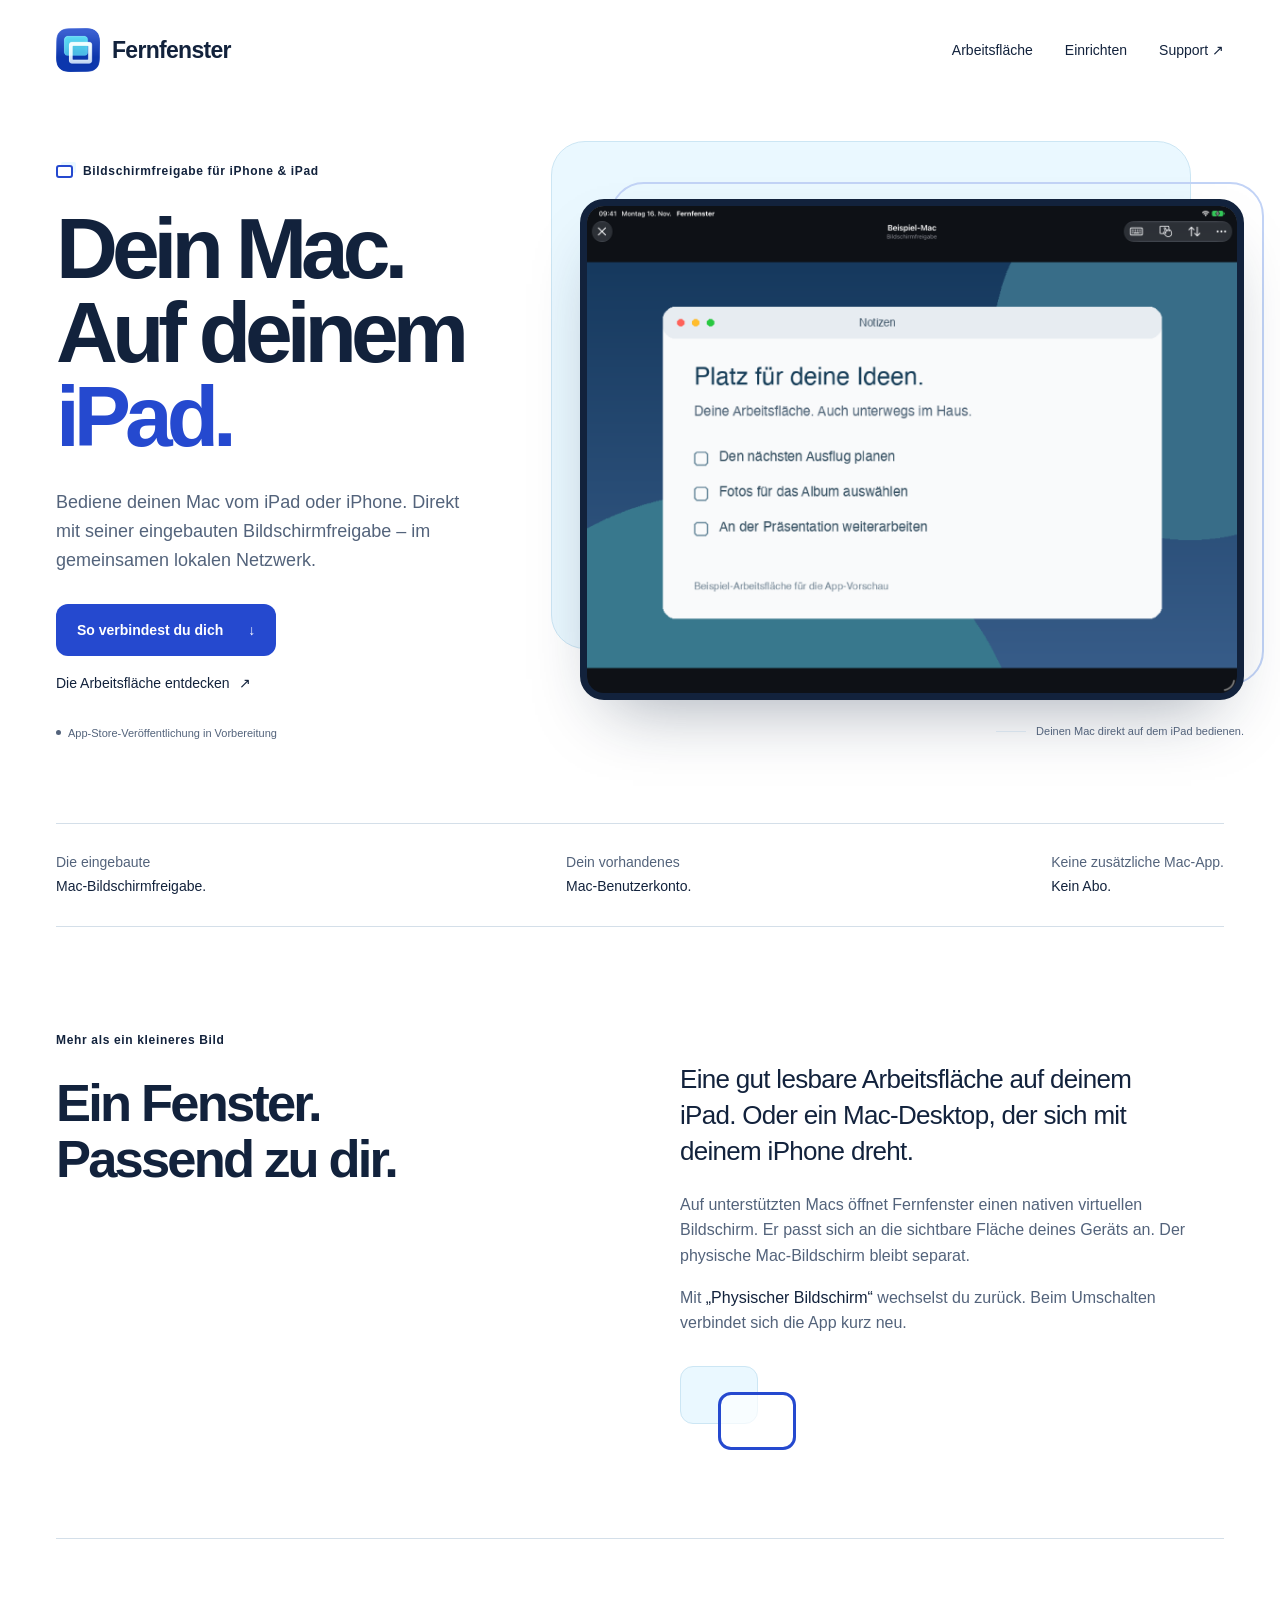
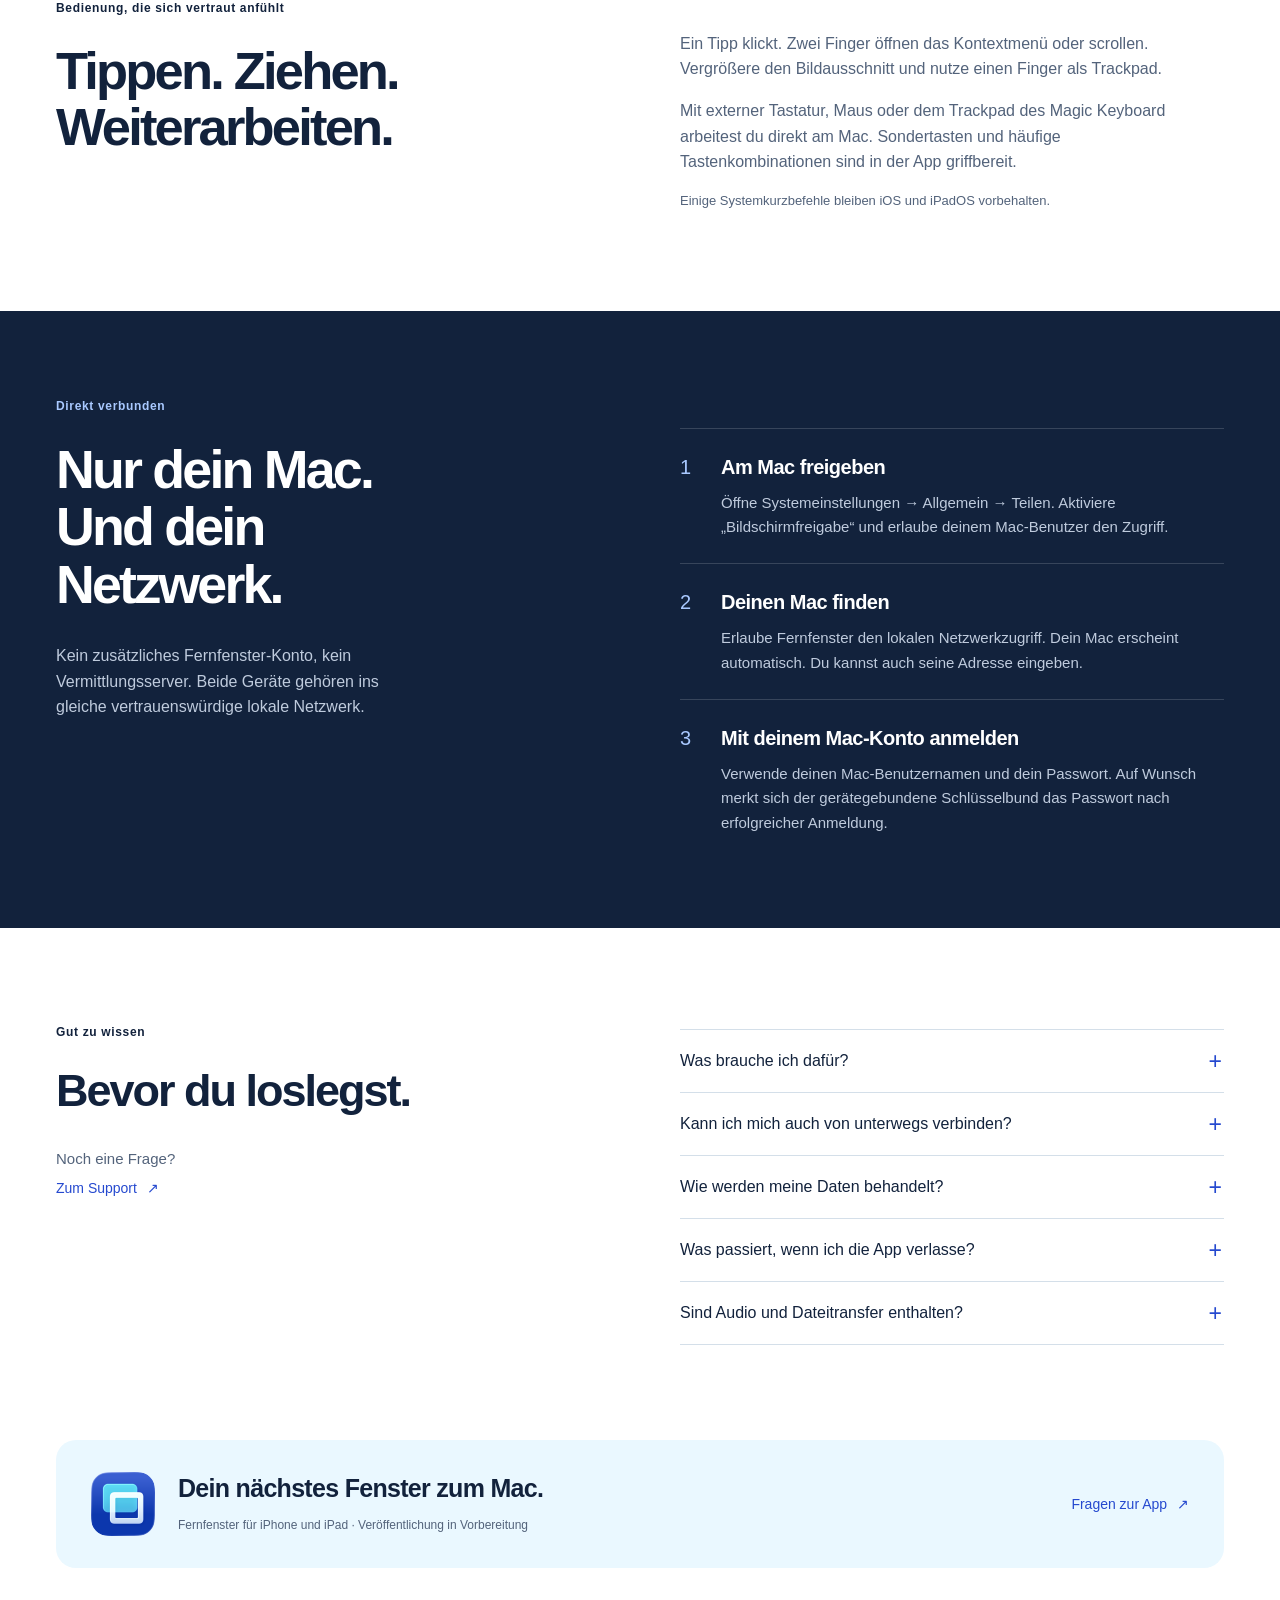
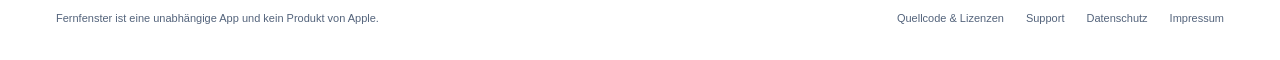
<file: index.html>
<!doctype html>
<html lang="de">
<head>
  <meta charset="utf-8">
  <meta name="viewport" content="width=device-width,initial-scale=1">
  <meta name="robots" content="noindex,nofollow">
  <meta name="description" content="Deinen Mac auf iPad und iPhone bedienen. Fernfenster verbindet sich direkt mit der eingebauten Bildschirmfreigabe – im gemeinsamen lokalen Netzwerk.">
  <title>Fernfenster – Bildschirmfreigabe auf iPad und iPhone</title>
  <link rel="icon" href="assets/portal.png" type="image/png">
  <link rel="stylesheet" href="styles.css">
  <link rel="canonical" href="https://nature0ne.github.io/macfenster-website/">
  <meta property="og:type" content="website">
  <meta property="og:url" content="https://nature0ne.github.io/macfenster-website/">
  <meta property="og:title" content="Fernfenster – Dein Mac auf iPad und iPhone.">
  <meta property="og:description" content="Einfache Bildschirmfreigabe für deinen Mac. Direkt im selben Netzwerk mit Touch, Trackpad und Tastatur bedienen.">
  <meta property="og:image" content="https://nature0ne.github.io/macfenster-website/assets/share-screen-sharing.png">
  <meta name="twitter:card" content="summary_large_image">
</head>
<body>
  <a class="skip" href="#inhalt">Zum Inhalt</a>
  <header class="site-header wrap">
    <a class="brand" href="#" aria-label="Fernfenster Startseite"><img src="assets/portal.png" width="44" height="44" alt=""><span>Fernfenster</span></a>
    <nav aria-label="Hauptnavigation"><a href="#arbeitsflaeche">Arbeitsfläche</a><a href="#einrichten">Einrichten</a><a href="https://nature0ne.github.io/macfenster-website/support.html">Support <span aria-hidden="true">↗</span></a></nav>
  </header>

  <main id="inhalt">
    <section class="hero hero-showcase wrap" aria-labelledby="hero-title">
      <div class="hero-copy">
        <p class="eyebrow"><span class="small-window" aria-hidden="true"></span>Bildschirmfreigabe für iPhone &amp; iPad</p>
        <h1 id="hero-title">Dein Mac.<br>Auf deinem<br> <span>iPad.</span></h1>
        <p class="lead">Bediene deinen Mac vom iPad oder iPhone. Direkt mit seiner eingebauten Bildschirmfreigabe – im gemeinsamen lokalen Netzwerk.</p>
        <div class="hero-actions"><a class="button" href="#einrichten">So verbindest du dich <span aria-hidden="true">↓</span></a><a class="text-link" href="#arbeitsflaeche">Die Arbeitsfläche entdecken <span aria-hidden="true">↗</span></a></div>
        <p class="availability"><span aria-hidden="true"></span>App-Store-Veröffentlichung in Vorbereitung</p>
      </div>
      <figure class="hero-visual">
        <div class="window-outline outline-back" aria-hidden="true"></div><div class="window-outline outline-front" aria-hidden="true"></div>
        <div class="app-window"><img src="assets/ipad-screen-sharing.png" width="2752" height="2064" alt="Fernfenster auf dem iPad mit einer neutralen Beispiel-Arbeitsfläche über Bildschirmfreigabe." fetchpriority="high"></div>
        <figcaption><span class="caption-line" aria-hidden="true"></span>Deinen Mac direkt auf dem iPad bedienen.</figcaption>
      </figure>
    </section>

    <div class="principles wrap" aria-label="Direkte Verbindung ohne zusätzlichen Dienst"><p>Die eingebaute<br><strong>Mac-Bildschirmfreigabe.</strong></p><p>Dein vorhandenes<br><strong>Mac-Benutzerkonto.</strong></p><p>Keine zusätzliche Mac-App.<br><strong>Kein Abo.</strong></p></div>

    <section class="workspace wrap" id="arbeitsflaeche" aria-labelledby="workspace-title">
      <div><p class="eyebrow">Mehr als ein kleineres Bild</p><h2 id="workspace-title">Ein Fenster.<br>Passend zu dir.</h2></div>
      <div class="workspace-copy"><p class="large-copy">Eine gut lesbare Arbeitsfläche auf deinem iPad. Oder ein Mac-Desktop, der sich mit deinem iPhone dreht.</p><p>Auf unterstützten Macs öffnet Fernfenster einen nativen virtuellen Bildschirm. Er passt sich an die sichtbare Fläche deines Geräts an. Der physische Mac-Bildschirm bleibt separat.</p><p>Mit <strong>„Physischer Bildschirm“</strong> wechselst du zurück. Beim Umschalten verbindet sich die App kurz neu.</p><div class="window-pair" aria-hidden="true"><span></span><span></span></div></div>
    </section>

    <section class="input-section wrap" aria-labelledby="input-title">
      <div class="input-title"><p class="eyebrow">Bedienung, die sich vertraut anfühlt</p><h2 id="input-title">Tippen. Ziehen.<br>Weiterarbeiten.</h2></div>
      <div class="input-copy"><p>Ein Tipp klickt. Zwei Finger öffnen das Kontextmenü oder scrollen. Vergrößere den Bildausschnitt und nutze einen Finger als Trackpad.</p><p>Mit externer Tastatur, Maus oder dem Trackpad des Magic Keyboard arbeitest du direkt am Mac. Sondertasten und häufige Tastenkombinationen sind in der App griffbereit.</p><p class="muted">Einige Systemkurzbefehle bleiben iOS und iPadOS vorbehalten.</p></div>
    </section>

    <section class="setup" id="einrichten" aria-labelledby="setup-title">
      <div class="wrap setup-grid"><div class="setup-intro"><p class="eyebrow">Direkt verbunden</p><h2 id="setup-title">Nur dein Mac.<br>Und dein<br>Netzwerk.</h2><p>Kein zusätzliches Fernfenster-Konto, kein Vermittlungsserver. Beide Geräte gehören ins gleiche vertrauenswürdige lokale Netzwerk.</p></div>
      <ol class="setup-steps"><li><span class="step-number" aria-hidden="true">1</span><div><h3>Am Mac freigeben</h3><p>Öffne Systemeinstellungen → Allgemein → Teilen. Aktiviere „Bildschirmfreigabe“ und erlaube deinem Mac-Benutzer den Zugriff.</p></div></li><li><span class="step-number" aria-hidden="true">2</span><div><h3>Deinen Mac finden</h3><p>Erlaube Fernfenster den lokalen Netzwerkzugriff. Dein Mac erscheint automatisch. Du kannst auch seine Adresse eingeben.</p></div></li><li><span class="step-number" aria-hidden="true">3</span><div><h3>Mit deinem Mac-Konto anmelden</h3><p>Verwende deinen Mac-Benutzernamen und dein Passwort. Auf Wunsch merkt sich der gerätegebundene Schlüsselbund das Passwort nach erfolgreicher Anmeldung.</p></div></li></ol></div>
    </section>

    <section class="questions wrap" aria-labelledby="questions-title"><div><p class="eyebrow">Gut zu wissen</p><h2 id="questions-title">Bevor du loslegst.</h2><p class="questions-intro">Noch eine Frage?<br><a class="text-link" href="https://nature0ne.github.io/macfenster-website/support.html">Zum Support <span aria-hidden="true">↗</span></a></p></div><div class="answers">
      <details><summary>Was brauche ich dafür?</summary><p>Ein iPhone oder iPad mit iOS beziehungsweise iPadOS 18 oder neuer und einen Mac mit aktivierter Bildschirmfreigabe. Beide Geräte müssen im selben lokalen Netzwerk sein. Videoübertragung und virtuelle Bildschirme erfordern Unterstützung durch den Mac. Die App-Oberfläche ist auf Deutsch.</p></details>
      <details><summary>Kann ich mich auch von unterwegs verbinden?</summary><p>Fernfenster ist für das gemeinsame lokale Netzwerk gedacht. Ein Internetzugriff oder eine Verbindung zwischen verschiedenen Netzwerken wird nicht eingerichtet.</p></details>
      <details><summary>Wie werden meine Daten behandelt?</summary><p>Die Verbindung geht direkt zu deinem Mac. Fernfenster zeichnet deinen Bildschirm nicht auf. Passwortspeicherung ist freiwillig und an dein Gerät gebunden. Der klassische ARD/RFB-Rückfall verschlüsselt nicht den gesamten Datenstrom – verwende deshalb ein vertrauenswürdiges Netzwerk.</p></details>
      <details><summary>Was passiert, wenn ich die App verlasse?</summary><p>Im Hintergrund endet die Sitzung. Du kannst dich anschließend erneut verbinden.</p></details>
      <details><summary>Sind Audio und Dateitransfer enthalten?</summary><p>Auf unterstützten Macs kannst du Mac-Ton wiedergeben und Dateien bewusst senden oder empfangen. Die automatische Zwischenablage ist zunächst ausgeschaltet und wird in den Einstellungen aktiviert. Audio benötigt den unterstützten Videostream und ist bei voller Bildqualität nicht verfügbar.</p></details>
    </div></section>

    <section class="closing wrap"><img src="assets/portal.png" alt="" width="64" height="64"><div><p>Dein nächstes Fenster zum Mac.</p><span>Fernfenster für iPhone und iPad · Veröffentlichung in Vorbereitung</span></div><a class="text-link" href="https://nature0ne.github.io/macfenster-website/support.html">Fragen zur App <span aria-hidden="true">↗</span></a></section>
  </main>
  <footer class="site-footer wrap"><p>Fernfenster ist eine unabhängige App und kein Produkt von Apple.</p><nav aria-label="Rechtliches"><a href="source.html">Quellcode &amp; Lizenzen</a><a href="https://nature0ne.github.io/macfenster-website/support.html">Support</a><a href="https://nature0ne.github.io/macfenster-website/privacy.html">Datenschutz</a><a href="https://nature0ne.github.io/macfenster-website/impressum.html">Impressum</a></nav></footer>
</body>
</html>
</file>
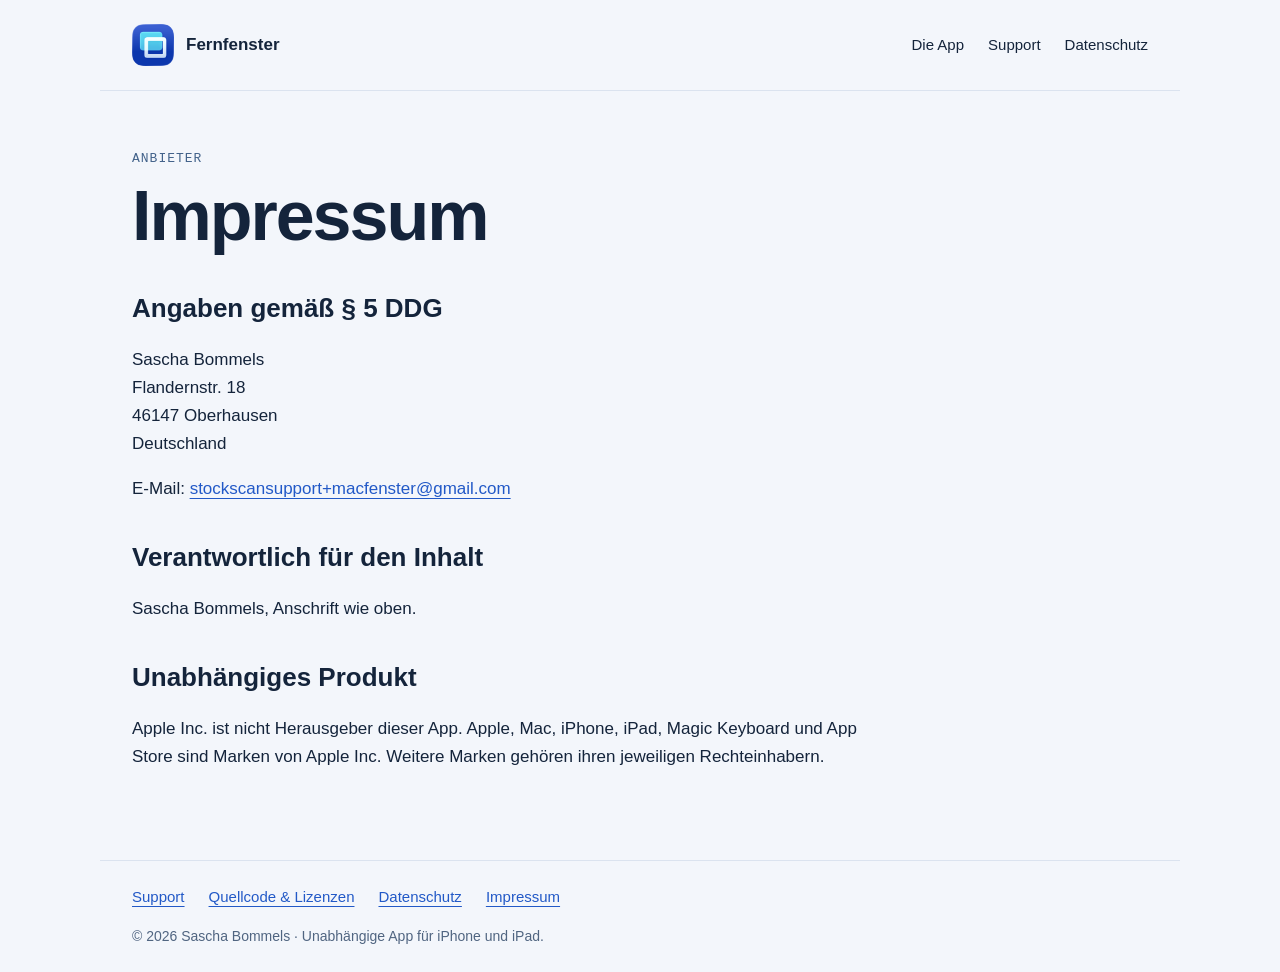
<file: impressum.html>
<!doctype html><html lang="de"><head><meta charset="utf-8"><meta name="viewport" content="width=device-width,initial-scale=1"><title>Impressum – Fernfenster</title><meta name="description" content="Fernfenster: Bildschirmfreigabe für deinen Mac auf iPad und iPhone. Hilfe, Kontakt und Datenschutz."><link rel="icon" href="assets/icon.png"><link rel="stylesheet" href="style.css"></head><body><header><a class="brand" href="index.html"><img src="assets/icon.png" alt="" width="42" height="42">Fernfenster</a><nav aria-label="Hauptnavigation"><a href="index.html">Die App</a><a href="support.html">Support</a><a href="privacy.html">Datenschutz</a></nav></header><main><div class="eyebrow">Anbieter</div><h1>Impressum</h1><h2>Angaben gemäß § 5 DDG</h2><address>Sascha Bommels<br>Flandernstr. 18<br>46147 Oberhausen<br>Deutschland</address><p>E-Mail: <a href="mailto:stockscansupport+macfenster@gmail.com">stockscansupport+macfenster@gmail.com</a></p><h2>Verantwortlich für den Inhalt</h2><p>Sascha Bommels, Anschrift wie oben.</p><h2>Unabhängiges Produkt</h2><p>Apple Inc. ist nicht Herausgeber dieser App. Apple, Mac, iPhone, iPad, Magic Keyboard und App Store sind Marken von Apple Inc. Weitere Marken gehören ihren jeweiligen Rechteinhabern.</p></main><footer><nav aria-label="Rechtliches"><a href="support.html">Support</a><a href="source.html">Quellcode &amp; Lizenzen</a><a href="privacy.html">Datenschutz</a><a href="impressum.html">Impressum</a></nav>© 2026 Sascha Bommels · Unabhängige App für iPhone und iPad.</footer></body></html>
</file>
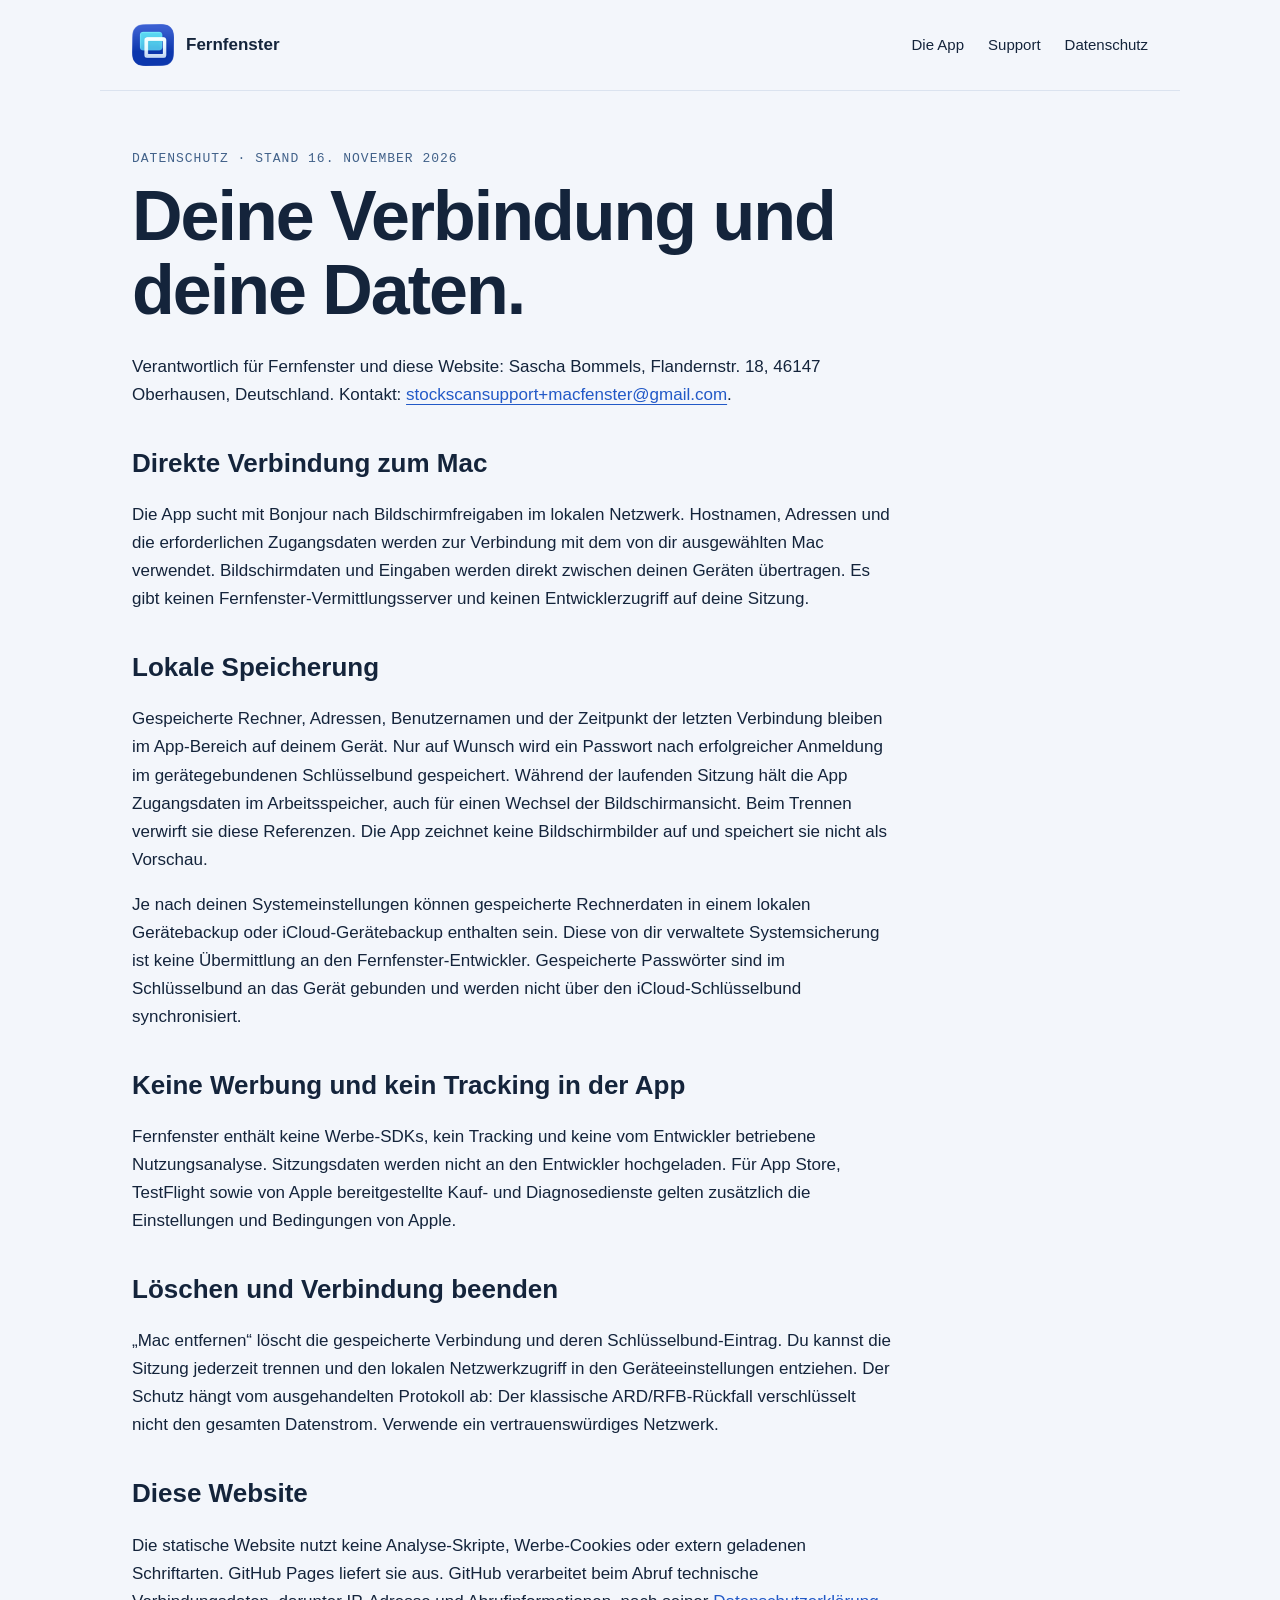
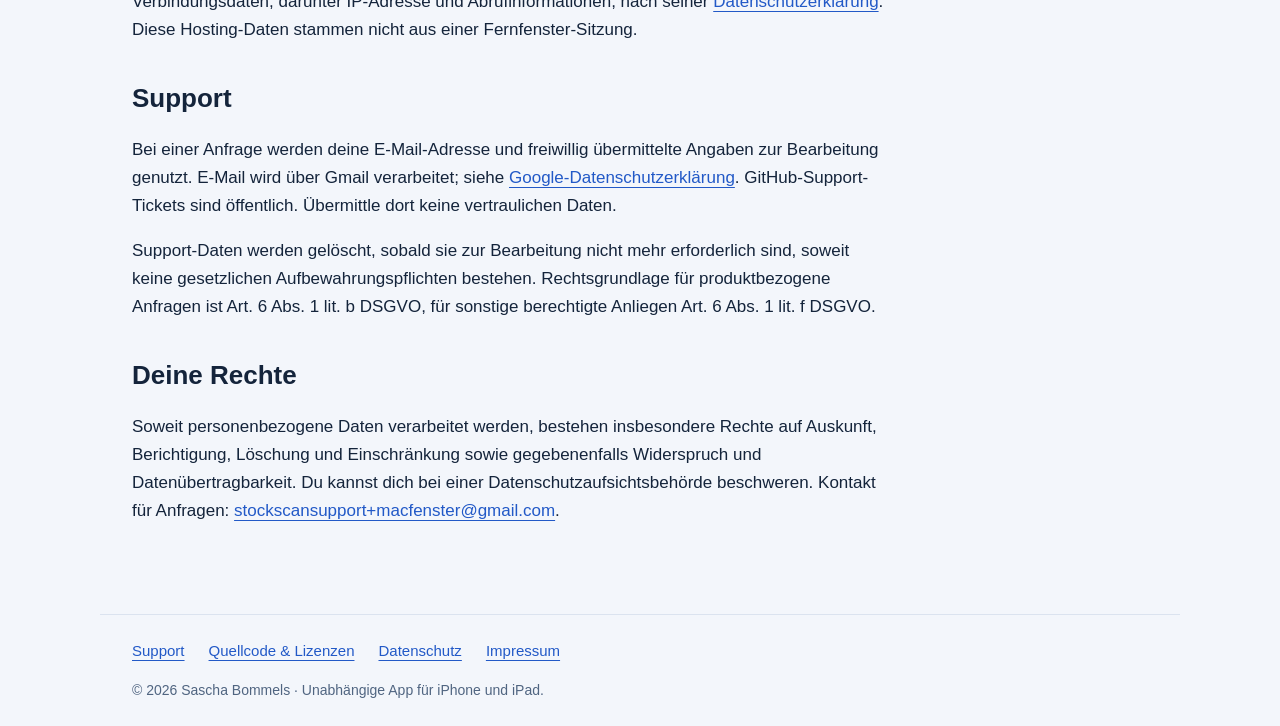
<file: privacy.html>
<!doctype html><html lang="de"><head><meta charset="utf-8"><meta name="viewport" content="width=device-width,initial-scale=1"><title>Datenschutzerklärung – Fernfenster</title><meta name="description" content="Fernfenster: Bildschirmfreigabe für deinen Mac auf iPad und iPhone. Hilfe, Kontakt und Datenschutz."><link rel="icon" href="assets/icon.png"><link rel="stylesheet" href="style.css"></head><body><header><a class="brand" href="index.html"><img src="assets/icon.png" alt="" width="42" height="42">Fernfenster</a><nav aria-label="Hauptnavigation"><a href="index.html">Die App</a><a href="support.html">Support</a><a href="privacy.html">Datenschutz</a></nav></header><main><div class="eyebrow">Datenschutz · Stand 16. November 2026</div><h1>Deine Verbindung und deine Daten.</h1><p>Verantwortlich für Fernfenster und diese Website: Sascha Bommels, Flandernstr. 18, 46147 Oberhausen, Deutschland. Kontakt: <a href="mailto:stockscansupport+macfenster@gmail.com">stockscansupport+macfenster@gmail.com</a>.</p><h2>Direkte Verbindung zum Mac</h2><p>Die App sucht mit Bonjour nach Bildschirmfreigaben im lokalen Netzwerk. Hostnamen, Adressen und die erforderlichen Zugangsdaten werden zur Verbindung mit dem von dir ausgewählten Mac verwendet. Bildschirmdaten und Eingaben werden direkt zwischen deinen Geräten übertragen. Es gibt keinen Fernfenster-Vermittlungsserver und keinen Entwicklerzugriff auf deine Sitzung.</p><h2>Lokale Speicherung</h2><p>Gespeicherte Rechner, Adressen, Benutzernamen und der Zeitpunkt der letzten Verbindung bleiben im App-Bereich auf deinem Gerät. Nur auf Wunsch wird ein Passwort nach erfolgreicher Anmeldung im gerätegebundenen Schlüsselbund gespeichert. Während der laufenden Sitzung hält die App Zugangsdaten im Arbeitsspeicher, auch für einen Wechsel der Bildschirmansicht. Beim Trennen verwirft sie diese Referenzen. Die App zeichnet keine Bildschirmbilder auf und speichert sie nicht als Vorschau.</p><p>Je nach deinen Systemeinstellungen können gespeicherte Rechnerdaten in einem lokalen Gerätebackup oder iCloud-Gerätebackup enthalten sein. Diese von dir verwaltete Systemsicherung ist keine Übermittlung an den Fernfenster-Entwickler. Gespeicherte Passwörter sind im Schlüsselbund an das Gerät gebunden und werden nicht über den iCloud-Schlüsselbund synchronisiert.</p><h2>Keine Werbung und kein Tracking in der App</h2><p>Fernfenster enthält keine Werbe-SDKs, kein Tracking und keine vom Entwickler betriebene Nutzungsanalyse. Sitzungsdaten werden nicht an den Entwickler hochgeladen. Für App Store, TestFlight sowie von Apple bereitgestellte Kauf- und Diagnosedienste gelten zusätzlich die Einstellungen und Bedingungen von Apple.</p><h2>Löschen und Verbindung beenden</h2><p>„Mac entfernen“ löscht die gespeicherte Verbindung und deren Schlüsselbund-Eintrag. Du kannst die Sitzung jederzeit trennen und den lokalen Netzwerkzugriff in den Geräteeinstellungen entziehen. Der Schutz hängt vom ausgehandelten Protokoll ab: Der klassische ARD/RFB-Rückfall verschlüsselt nicht den gesamten Datenstrom. Verwende ein vertrauenswürdiges Netzwerk.</p><h2>Diese Website</h2><p>Die statische Website nutzt keine Analyse-Skripte, Werbe-Cookies oder extern geladenen Schriftarten. GitHub Pages liefert sie aus. GitHub verarbeitet beim Abruf technische Verbindungsdaten, darunter IP-Adresse und Abrufinformationen, nach seiner <a href="https://docs.github.com/en/site-policy/privacy-policies/github-general-privacy-statement">Datenschutzerklärung</a>. Diese Hosting-Daten stammen nicht aus einer Fernfenster-Sitzung.</p><h2>Support</h2><p>Bei einer Anfrage werden deine E-Mail-Adresse und freiwillig übermittelte Angaben zur Bearbeitung genutzt. E-Mail wird über Gmail verarbeitet; siehe <a href="https://policies.google.com/privacy">Google-Datenschutzerklärung</a>. GitHub-Support-Tickets sind öffentlich. Übermittle dort keine vertraulichen Daten.</p><p>Support-Daten werden gelöscht, sobald sie zur Bearbeitung nicht mehr erforderlich sind, soweit keine gesetzlichen Aufbewahrungspflichten bestehen. Rechtsgrundlage für produktbezogene Anfragen ist Art. 6 Abs. 1 lit. b DSGVO, für sonstige berechtigte Anliegen Art. 6 Abs. 1 lit. f DSGVO.</p><h2>Deine Rechte</h2><p>Soweit personenbezogene Daten verarbeitet werden, bestehen insbesondere Rechte auf Auskunft, Berichtigung, Löschung und Einschränkung sowie gegebenenfalls Widerspruch und Datenübertragbarkeit. Du kannst dich bei einer Datenschutzaufsichtsbehörde beschweren. Kontakt für Anfragen: <a href="mailto:stockscansupport+macfenster@gmail.com">stockscansupport+macfenster@gmail.com</a>.</p></main><footer><nav aria-label="Rechtliches"><a href="support.html">Support</a><a href="source.html">Quellcode &amp; Lizenzen</a><a href="privacy.html">Datenschutz</a><a href="impressum.html">Impressum</a></nav>© 2026 Sascha Bommels · Unabhängige App für iPhone und iPad.</footer></body></html>
</file>
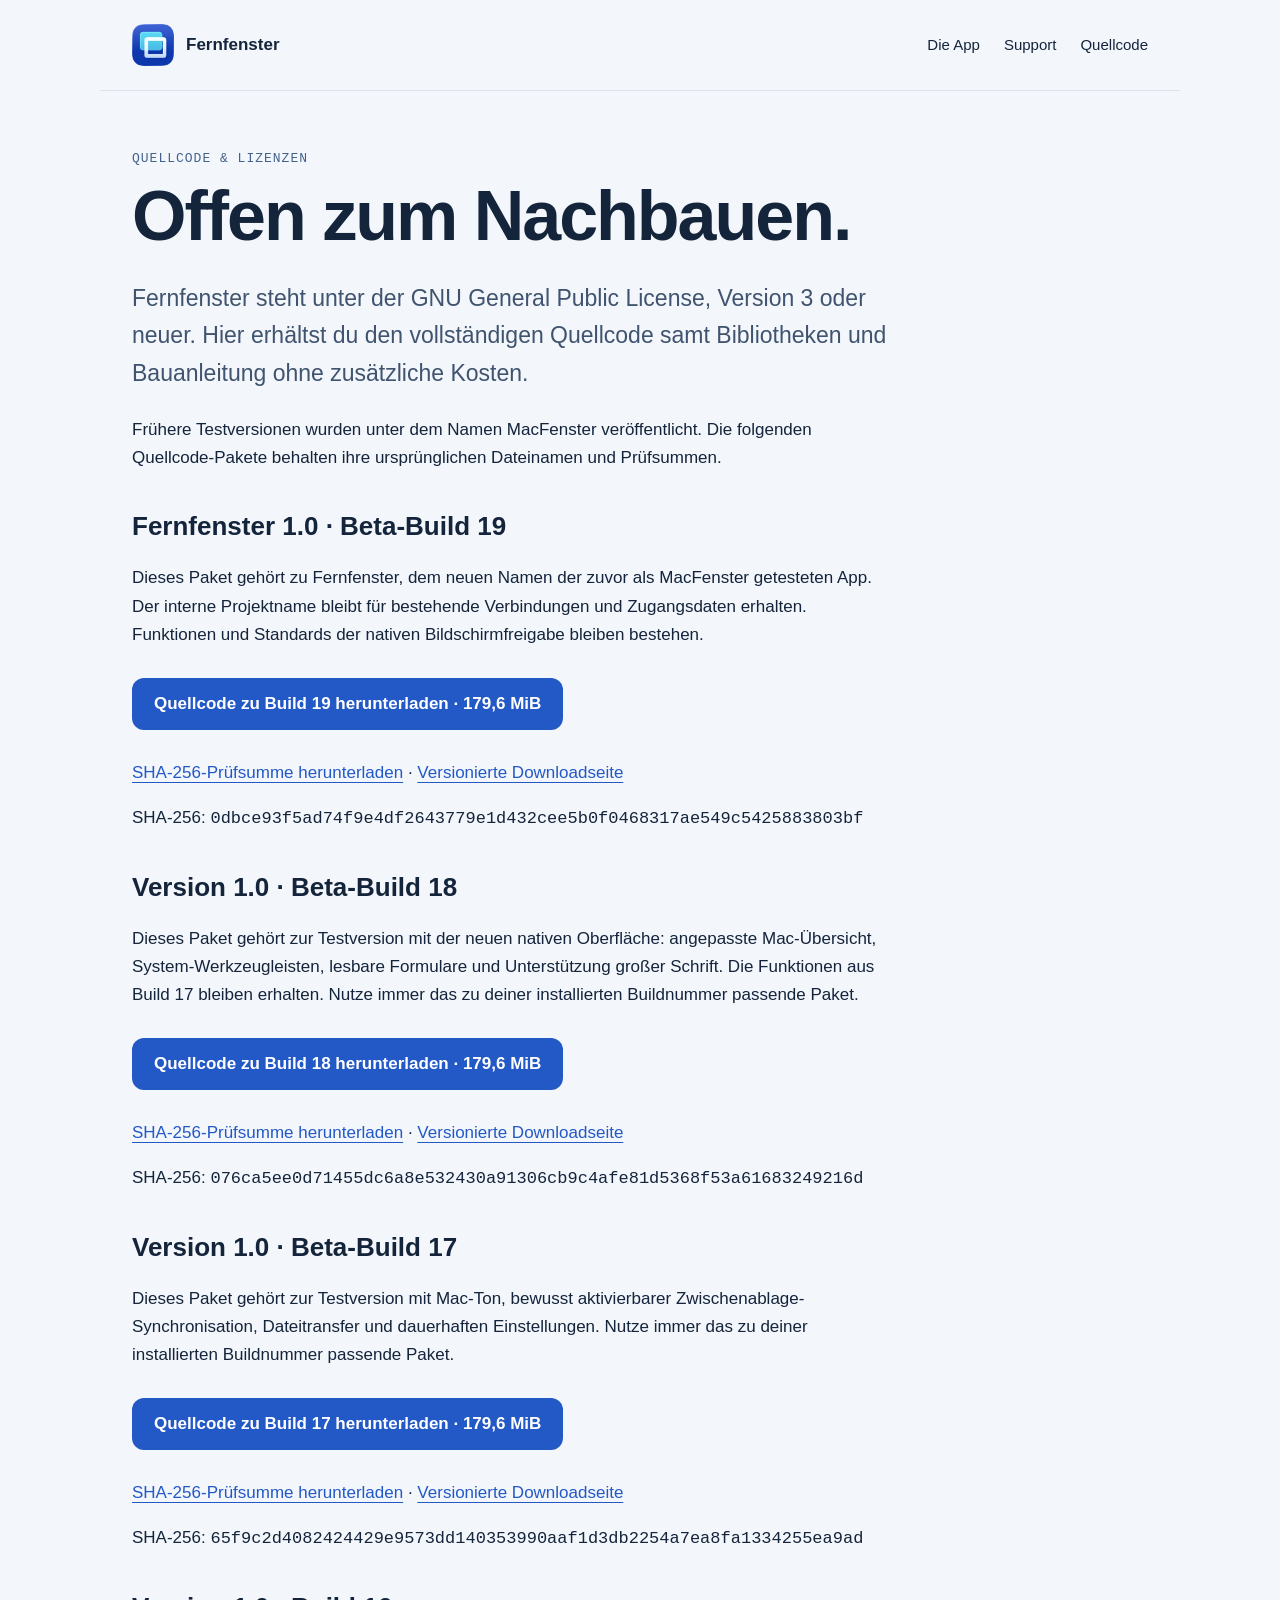
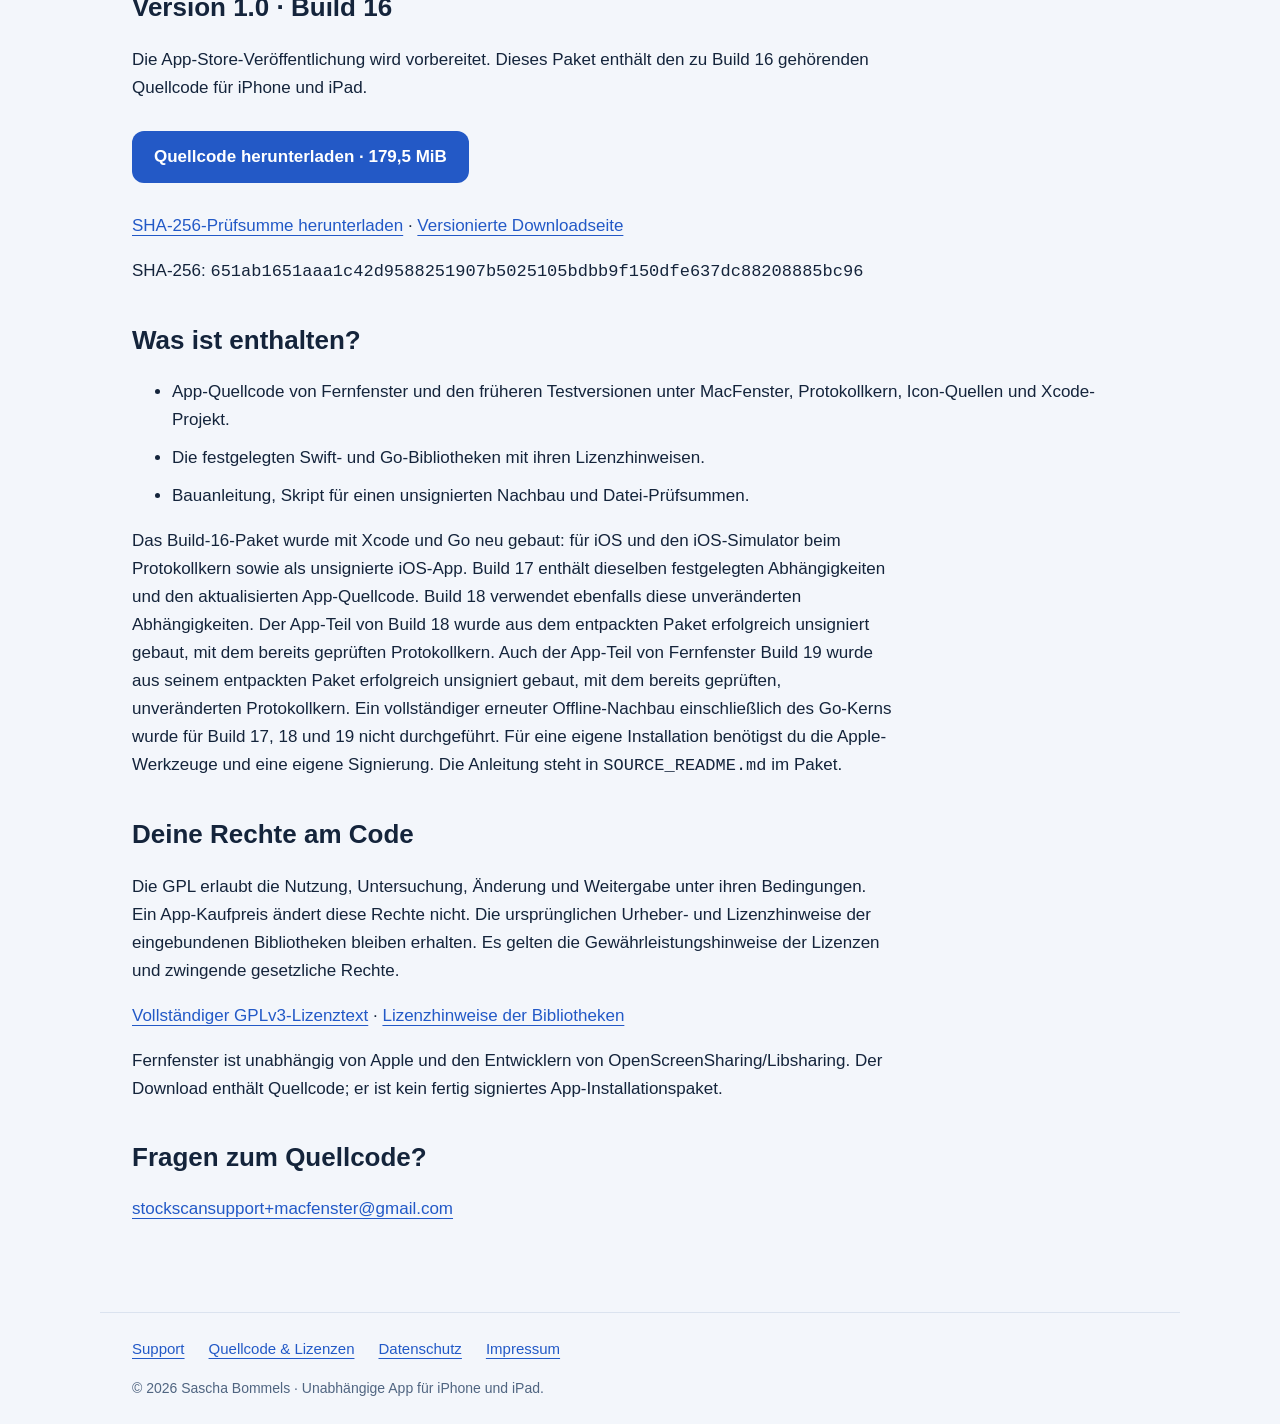
<file: source.html>
<!doctype html>
<html lang="de"><head><meta charset="utf-8"><meta name="viewport" content="width=device-width,initial-scale=1"><title>Quellcode &amp; Lizenzen – Fernfenster</title><meta name="description" content="Vollständiger Fernfenster-Quellcode unter GPLv3 mit Bibliotheken, Bauanleitung und Prüfsummen."><link rel="icon" href="assets/icon.png"><link rel="stylesheet" href="style.css"><link rel="canonical" href="https://nature0ne.github.io/macfenster-website/source.html"></head>
<body><header><a class="brand" href="index.html"><img src="assets/icon.png" alt="" width="42" height="42">Fernfenster</a><nav aria-label="Hauptnavigation"><a href="index.html">Die App</a><a href="support.html">Support</a><a href="source.html" aria-current="page">Quellcode</a></nav></header>
<main><div class="eyebrow">Quellcode &amp; Lizenzen</div><h1>Offen zum Nachbauen.</h1><p class="lead">Fernfenster steht unter der GNU General Public License, Version 3 oder neuer. Hier erhältst du den vollständigen Quellcode samt Bibliotheken und Bauanleitung ohne zusätzliche Kosten.</p>
<p>Frühere Testversionen wurden unter dem Namen MacFenster veröffentlicht. Die folgenden Quellcode-Pakete behalten ihre ursprünglichen Dateinamen und Prüfsummen.</p>
<h2>Fernfenster 1.0 · Beta-Build 19</h2><p>Dieses Paket gehört zu Fernfenster, dem neuen Namen der zuvor als MacFenster getesteten App. Der interne Projektname bleibt für bestehende Verbindungen und Zugangsdaten erhalten. Funktionen und Standards der nativen Bildschirmfreigabe bleiben bestehen.</p>
<p><a class="button" href="https://github.com/Nature0ne/macfenster-website/releases/download/source-1.0-build19/Fernfenster-1.0-build19-Source.zip">Quellcode zu Build 19 herunterladen · 179,6 MiB</a></p><p><a href="https://github.com/Nature0ne/macfenster-website/releases/download/source-1.0-build19/Fernfenster-1.0-build19-Source.zip.sha256">SHA-256-Prüfsumme herunterladen</a> · <a href="https://github.com/Nature0ne/macfenster-website/releases/tag/source-1.0-build19">Versionierte Downloadseite</a></p>
<p>SHA-256: <code style="overflow-wrap:anywhere">0dbce93f5ad74f9e4df2643779e1d432cee5b0f0468317ae549c5425883803bf</code></p>
<h2>Version 1.0 · Beta-Build 18</h2><p>Dieses Paket gehört zur Testversion mit der neuen nativen Oberfläche: angepasste Mac-Übersicht, System-Werkzeugleisten, lesbare Formulare und Unterstützung großer Schrift. Die Funktionen aus Build 17 bleiben erhalten. Nutze immer das zu deiner installierten Buildnummer passende Paket.</p>
<p><a class="button" href="https://github.com/Nature0ne/macfenster-website/releases/download/source-1.0-build18/MacFenster-1.0-build18-Source.zip">Quellcode zu Build 18 herunterladen · 179,6 MiB</a></p><p><a href="https://github.com/Nature0ne/macfenster-website/releases/download/source-1.0-build18/MacFenster-1.0-build18-Source.zip.sha256">SHA-256-Prüfsumme herunterladen</a> · <a href="https://github.com/Nature0ne/macfenster-website/releases/tag/source-1.0-build18">Versionierte Downloadseite</a></p>
<p>SHA-256: <code style="overflow-wrap:anywhere">076ca5ee0d71455dc6a8e532430a91306cb9c4afe81d5368f53a61683249216d</code></p>
<h2>Version 1.0 · Beta-Build 17</h2><p>Dieses Paket gehört zur Testversion mit Mac-Ton, bewusst aktivierbarer Zwischenablage-Synchronisation, Dateitransfer und dauerhaften Einstellungen. Nutze immer das zu deiner installierten Buildnummer passende Paket.</p>
<p><a class="button" href="https://github.com/Nature0ne/macfenster-website/releases/download/source-1.0-build17/MacFenster-1.0-build17-Source.zip">Quellcode zu Build 17 herunterladen · 179,6 MiB</a></p><p><a href="https://github.com/Nature0ne/macfenster-website/releases/download/source-1.0-build17/MacFenster-1.0-build17-Source.zip.sha256">SHA-256-Prüfsumme herunterladen</a> · <a href="https://github.com/Nature0ne/macfenster-website/releases/tag/source-1.0-build17">Versionierte Downloadseite</a></p>
<p>SHA-256: <code style="overflow-wrap:anywhere">65f9c2d4082424429e9573dd140353990aaf1d3db2254a7ea8fa1334255ea9ad</code></p>
<h2>Version 1.0 · Build 16</h2><p>Die App-Store-Veröffentlichung wird vorbereitet. Dieses Paket enthält den zu Build 16 gehörenden Quellcode für iPhone und iPad.</p>
<p><a class="button" href="https://github.com/Nature0ne/macfenster-website/releases/download/source-1.0-build16/MacFenster-1.0-build16-Source.zip">Quellcode herunterladen · 179,5 MiB</a></p><p><a href="https://github.com/Nature0ne/macfenster-website/releases/download/source-1.0-build16/MacFenster-1.0-build16-Source.zip.sha256">SHA-256-Prüfsumme herunterladen</a> · <a href="https://github.com/Nature0ne/macfenster-website/releases/tag/source-1.0-build16">Versionierte Downloadseite</a></p>
<p>SHA-256: <code style="overflow-wrap:anywhere">651ab1651aaa1c42d9588251907b5025105bdbb9f150dfe637dc88208885bc96</code></p>
<h2>Was ist enthalten?</h2><ul><li>App-Quellcode von Fernfenster und den früheren Testversionen unter MacFenster, Protokollkern, Icon-Quellen und Xcode-Projekt.</li><li>Die festgelegten Swift- und Go-Bibliotheken mit ihren Lizenzhinweisen.</li><li>Bauanleitung, Skript für einen unsignierten Nachbau und Datei-Prüfsummen.</li></ul><p>Das Build-16-Paket wurde mit Xcode und Go neu gebaut: für iOS und den iOS-Simulator beim Protokollkern sowie als unsignierte iOS-App. Build 17 enthält dieselben festgelegten Abhängigkeiten und den aktualisierten App-Quellcode. Build 18 verwendet ebenfalls diese unveränderten Abhängigkeiten. Der App-Teil von Build 18 wurde aus dem entpackten Paket erfolgreich unsigniert gebaut, mit dem bereits geprüften Protokollkern. Auch der App-Teil von Fernfenster Build 19 wurde aus seinem entpackten Paket erfolgreich unsigniert gebaut, mit dem bereits geprüften, unveränderten Protokollkern. Ein vollständiger erneuter Offline-Nachbau einschließlich des Go-Kerns wurde für Build 17, 18 und 19 nicht durchgeführt. Für eine eigene Installation benötigst du die Apple-Werkzeuge und eine eigene Signierung. Die Anleitung steht in <code>SOURCE_README.md</code> im Paket.</p>
<h2>Deine Rechte am Code</h2><p>Die GPL erlaubt die Nutzung, Untersuchung, Änderung und Weitergabe unter ihren Bedingungen. Ein App-Kaufpreis ändert diese Rechte nicht. Die ursprünglichen Urheber- und Lizenzhinweise der eingebundenen Bibliotheken bleiben erhalten. Es gelten die Gewährleistungshinweise der Lizenzen und zwingende gesetzliche Rechte.</p><p><a href="gpl-3.0.txt">Vollständiger GPLv3-Lizenztext</a> · <a href="third-party-licenses.txt">Lizenzhinweise der Bibliotheken</a></p><p>Fernfenster ist unabhängig von Apple und den Entwicklern von OpenScreenSharing/Libsharing. Der Download enthält Quellcode; er ist kein fertig signiertes App-Installationspaket.</p>
<h2>Fragen zum Quellcode?</h2><p><a href="mailto:stockscansupport+macfenster@gmail.com">stockscansupport+macfenster@gmail.com</a></p></main>
<footer><nav aria-label="Rechtliches"><a href="support.html">Support</a><a href="source.html">Quellcode &amp; Lizenzen</a><a href="privacy.html">Datenschutz</a><a href="impressum.html">Impressum</a></nav>© 2026 Sascha Bommels · Unabhängige App für iPhone und iPad.</footer></body></html>
</file>
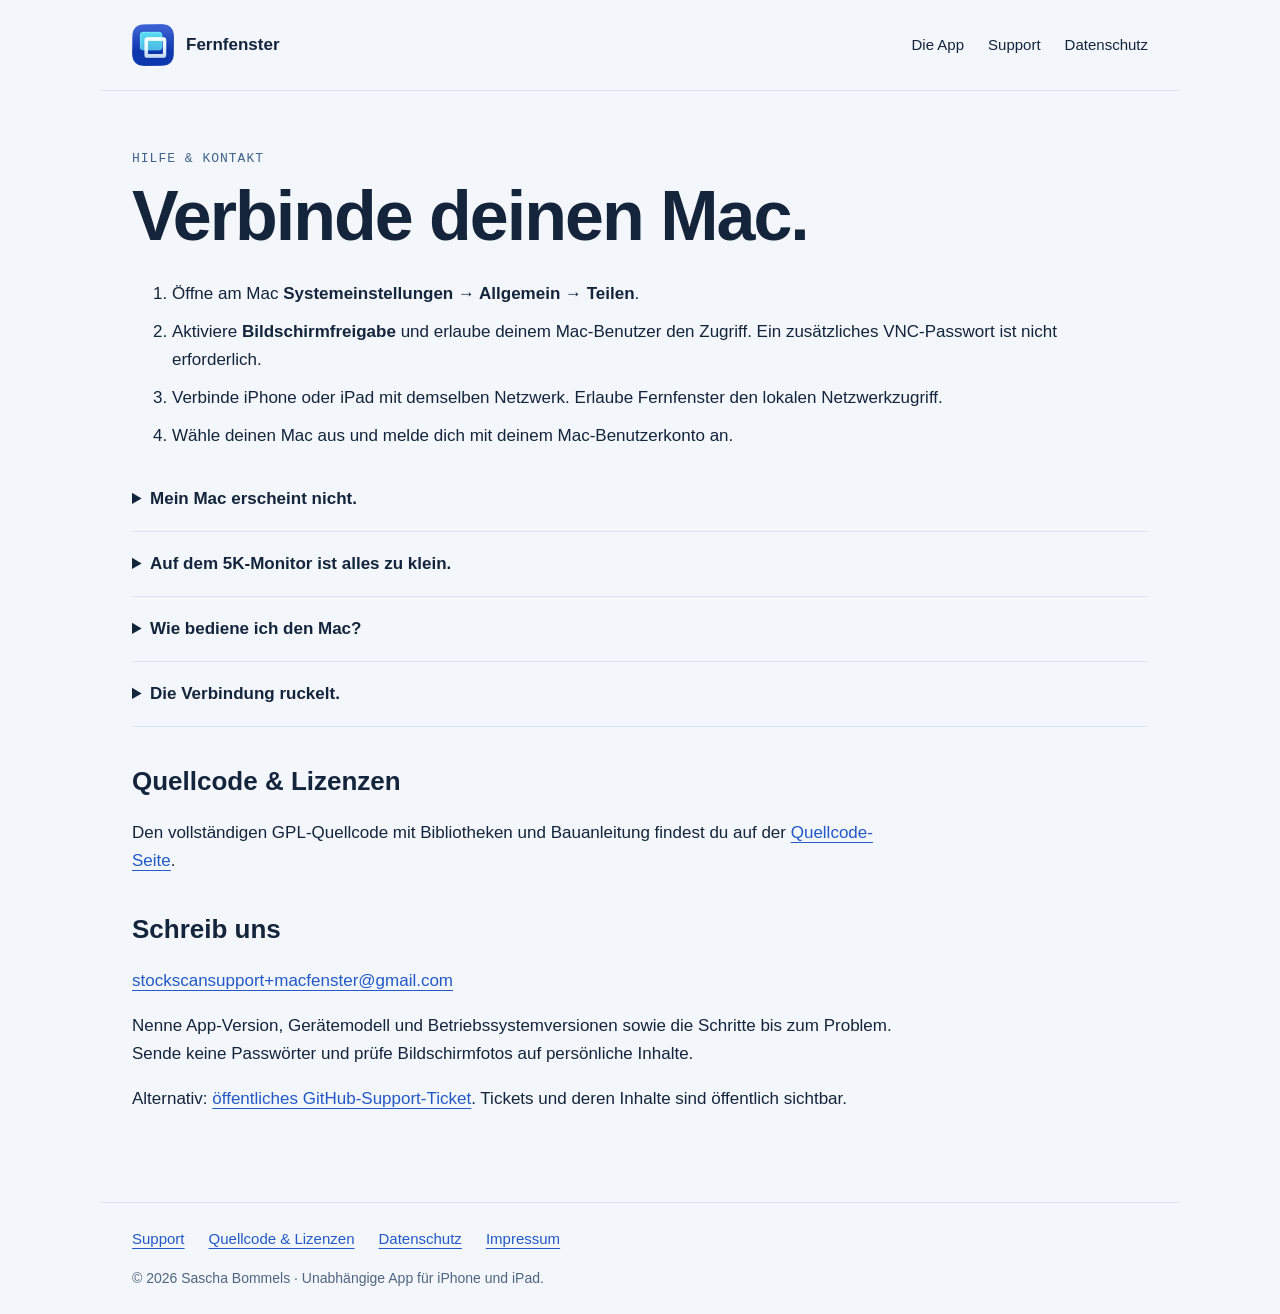
<file: support.html>
<!doctype html><html lang="de"><head><meta charset="utf-8"><meta name="viewport" content="width=device-width,initial-scale=1"><title>Support – Fernfenster</title><meta name="description" content="Fernfenster: Bildschirmfreigabe für deinen Mac auf iPad und iPhone. Hilfe, Kontakt und Datenschutz."><link rel="icon" href="assets/icon.png"><link rel="stylesheet" href="style.css"></head><body><header><a class="brand" href="index.html"><img src="assets/icon.png" alt="" width="42" height="42">Fernfenster</a><nav aria-label="Hauptnavigation"><a href="index.html">Die App</a><a href="support.html">Support</a><a href="privacy.html">Datenschutz</a></nav></header><main><div class="eyebrow">Hilfe &amp; Kontakt</div><h1>Verbinde deinen Mac.</h1><ol><li>Öffne am Mac <strong>Systemeinstellungen → Allgemein → Teilen</strong>.</li><li>Aktiviere <strong>Bildschirmfreigabe</strong> und erlaube deinem Mac-Benutzer den Zugriff. Ein zusätzliches VNC-Passwort ist nicht erforderlich.</li><li>Verbinde iPhone oder iPad mit demselben Netzwerk. Erlaube Fernfenster den lokalen Netzwerkzugriff.</li><li>Wähle deinen Mac aus und melde dich mit deinem Mac-Benutzerkonto an.</li></ol><details><summary>Mein Mac erscheint nicht.</summary><p>Prüfe Netzwerk und Bildschirmfreigabe. Nutze „Mac hinzufügen“ für seine .local-Adresse oder IP-Adresse. Prüfe in den iOS-Einstellungen den lokalen Netzwerkzugriff für Fernfenster.</p></details><details><summary>Auf dem 5K-Monitor ist alles zu klein.</summary><p>Öffne <strong>Ansicht → Dynamische Auflösung</strong>. Unterstützte Macs stellen eine virtuelle Arbeitsfläche passend zum Gerät bereit. Der physische Monitor bleibt separat. Mit <strong>Physischer Bildschirm</strong> wechselst du zurück; dabei verbindet sich die App kurz neu.</p></details><details><summary>Wie bediene ich den Mac?</summary><p>Tippen klickt, zweimal Tippen doppelklickt, mit zwei Fingern Tippen rechtsklickt. Kurz halten und ziehen bewegt Objekte. Zwei Finger scrollen, Auseinanderziehen zoomt, drei Finger verschieben den vergrößerten Ausschnitt. Maus, Trackpad und externe Tastatur werden unterstützt.</p></details><details><summary>Die Verbindung ruckelt.</summary><p>Prüfe den verwendeten WLAN-Zugangspunkt. „Volle Bildqualität“ kann bei Bewegung langsamer sein. Eine Sitzung endet, wenn du die App in den Hintergrund wechselst.</p></details><h2>Quellcode &amp; Lizenzen</h2><p>Den vollständigen GPL-Quellcode mit Bibliotheken und Bauanleitung findest du auf der <a href="source.html">Quellcode-Seite</a>.</p><h2>Schreib uns</h2><p><a href="mailto:stockscansupport+macfenster@gmail.com">stockscansupport+macfenster@gmail.com</a></p><p>Nenne App-Version, Gerätemodell und Betriebssystemversionen sowie die Schritte bis zum Problem. Sende keine Passwörter und prüfe Bildschirmfotos auf persönliche Inhalte.</p><p>Alternativ: <a href="https://github.com/Nature0ne/macfenster-website/issues/new">öffentliches GitHub-Support-Ticket</a>. Tickets und deren Inhalte sind öffentlich sichtbar.</p></main><footer><nav aria-label="Rechtliches"><a href="support.html">Support</a><a href="source.html">Quellcode &amp; Lizenzen</a><a href="privacy.html">Datenschutz</a><a href="impressum.html">Impressum</a></nav>© 2026 Sascha Bommels · Unabhängige App für iPhone und iPad.</footer></body></html>
</file>
<file: styles.css>
:root{--ink:#12223c;--cobalt:#2549cf;--ice:#eaf8ff;--white:#fff;--muted:#53637b;--rule:#d4dfe9;--display:"Avenir Next",Avenir,"Segoe UI",sans-serif;--body:"Helvetica Neue",Helvetica,Arial,sans-serif}
*{box-sizing:border-box}html{scroll-behavior:smooth;scroll-padding-top:40px}body{margin:0;background:var(--white);color:var(--ink);font-family:var(--body);font-size:17px;line-height:1.6;-webkit-font-smoothing:antialiased}a{color:inherit;text-underline-offset:5px}a:focus-visible,summary:focus-visible{outline:3px solid var(--cobalt);outline-offset:6px;border-radius:3px}img{display:block;max-width:100%}.wrap{width:min(1344px,calc(100% - 112px));margin-inline:auto}.skip{position:fixed;z-index:100;top:12px;left:12px;background:var(--ink);color:white;padding:12px 20px;transform:translateY(-160%)}.skip:focus{transform:none}.preview-note{text-align:center;background:var(--ice);color:var(--muted);font-size:12px;letter-spacing:.02em;padding:7px 18px}.site-header{display:flex;align-items:center;justify-content:space-between;gap:24px;padding-block:28px}.brand{display:flex;align-items:center;gap:12px;font-family:var(--display);font-size:23px;font-weight:700;letter-spacing:-.7px;text-decoration:none}.brand img{border-radius:12px}.site-header nav{display:flex;gap:32px;font-size:14px;font-weight:500}.site-header nav a{text-decoration:none}.site-header nav a:hover{color:var(--cobalt)}
.hero{display:grid;grid-template-columns:43% 57%;align-items:center;gap:0;padding-block:62px 82px}.eyebrow{margin:0 0 25px;font-size:12px;font-weight:600;letter-spacing:.055em;display:flex;align-items:center;gap:10px}.small-window{display:inline-block;width:17px;height:13px;border:2px solid var(--cobalt);border-radius:3px;box-shadow:4px -4px 0 -1px var(--ice)}h1,h2,h3,p{margin-top:0}h1,h2,h3{font-family:var(--display)}h1{font-size:clamp(62px,6.7vw,100px);line-height:.98;letter-spacing:-6px;font-weight:700;margin-bottom:30px}h1 span{color:var(--cobalt)}.hero-copy{position:relative;z-index:2;padding-right:34px}.lead{max-width:405px;font-size:18px;line-height:1.6;color:var(--muted);margin-bottom:29px}.hero-actions{display:flex;align-items:flex-start;flex-direction:column;gap:16px}.button{display:inline-flex;align-items:center;gap:25px;background:var(--cobalt);color:var(--white);padding:15px 21px;border-radius:12px;font-size:14px;font-weight:600;text-decoration:none;transition:background .2s,transform .2s}.button:hover{background:#183bae;transform:translateY(-2px)}.text-link{font-size:14px;text-decoration:none;font-weight:500}.text-link:hover{text-decoration:underline}.text-link span{margin-left:6px}.availability{font-size:11px;line-height:1.5;margin:30px 0 0;color:var(--muted);display:flex;gap:7px;align-items:center}.availability>span{width:5px;height:5px;border-radius:50%;background:var(--muted)}
.hero-visual{position:relative;margin:12px -20px 0 0;padding:24px 0 0 22px;isolation:isolate}.window-outline{position:absolute;border-radius:34px;pointer-events:none;z-index:-1}.outline-back{inset:-34px 53px 91px -7px;background:var(--ice);border:1px solid #cce6f4}.outline-front{inset:7px -20px 55px 52px;border:2px solid #c2d3f6}.app-window{background:var(--ink);border:7px solid var(--ink);border-radius:24px;overflow:hidden;box-shadow:0 32px 68px -29px #12223c66,0 1px 0 #fff8 inset}.app-window img{width:100%;height:auto;aspect-ratio:4/3;object-fit:cover;background:var(--ice)}figcaption{display:flex;gap:10px;align-items:center;justify-content:flex-end;font-size:11px;color:var(--muted);margin-top:23px;line-height:1.5}.caption-line{width:30px;height:1px;background:var(--rule)}
.principles{border-block:1px solid var(--rule);display:flex;justify-content:space-between;gap:40px;padding-block:27px;margin-bottom:104px}.principles p{margin:0;font-size:14px;line-height:1.7;color:var(--muted)}.principles strong{color:var(--ink);font-weight:500}.workspace{display:grid;grid-template-columns:1fr 1fr;gap:80px;align-items:start;margin-bottom:88px}h2{font-size:clamp(42px,4.1vw,61px);line-height:1.07;letter-spacing:-2.8px;font-weight:650;margin-bottom:30px}.workspace-copy{padding-top:30px;max-width:510px;position:relative}.large-copy{font-family:var(--display);font-size:26px;font-weight:500;letter-spacing:-.7px;line-height:1.4;margin-bottom:22px}.workspace-copy>p:not(.large-copy),.input-copy{color:var(--muted);font-size:16px}.workspace-copy strong{color:var(--ink);font-weight:500}.window-pair{height:84px;width:116px;position:relative;margin-top:30px}.window-pair span{position:absolute;border-radius:13px;width:78px;height:58px}.window-pair span:first-child{left:0;top:0;background:var(--ice);border:1px solid #cce6f4}.window-pair span:last-child{right:0;bottom:0;border:3px solid var(--cobalt);background:#ffffffb0}.input-section{display:grid;grid-template-columns:1fr 1fr;gap:80px;border-top:1px solid var(--rule);padding-top:60px;padding-bottom:86px}.input-copy{max-width:510px;padding-top:32px}.muted{font-size:13px!important;color:var(--muted)}
.setup{background:var(--ink);color:var(--white);padding:86px 0 92px}.setup-grid{display:grid;grid-template-columns:1fr 1fr;gap:80px}.setup .eyebrow{color:#a9c9ff}.setup h2{font-size:clamp(44px,4.2vw,64px);margin-bottom:30px}.setup-intro>p:last-child{max-width:350px;color:#bfcbdd;font-size:16px}.setup-steps{list-style:none;margin:31px 0 0;padding:0}.setup-steps li{display:flex;gap:23px;padding:23px 0;border-top:1px solid #ffffff28}.setup-steps li:last-child{padding-bottom:0}.step-number{font-family:var(--display);font-size:20px;color:#a9c9ff;min-width:18px;line-height:1.5}.setup h3{margin:0 0 9px;font-size:20px;line-height:1.5;letter-spacing:-.5px;font-weight:600}.setup-steps p{margin:0;color:#bfcbdd;font-size:15px;line-height:1.65}
.questions{display:grid;grid-template-columns:1fr 1fr;gap:80px;padding-top:95px;padding-bottom:95px}.questions h2{font-size:45px;letter-spacing:-2px}.questions-intro{font-size:15px;line-height:1.9;color:var(--muted)}.questions .text-link{color:var(--cobalt)}.answers{border-top:1px solid var(--rule);margin-top:6px}details{border-bottom:1px solid var(--rule)}summary{cursor:pointer;list-style:none;position:relative;padding:19px 29px 19px 0;font-size:16px;font-weight:500;line-height:1.5}summary::-webkit-details-marker{display:none}summary:after{content:"+";position:absolute;right:2px;top:17px;color:var(--cobalt);font-size:23px;line-height:1.3;font-weight:400}details[open] summary:after{content:"−"}details>p{color:var(--muted);font-size:14px;line-height:1.75;margin-bottom:22px;padding-right:24px}.closing{background:var(--ice);border-radius:20px;display:flex;align-items:center;gap:23px;padding:31px 35px;margin-bottom:42px}.closing>img{border-radius:17px}.closing>div{flex:1}.closing p{font-family:var(--display);font-size:25px;line-height:1.4;font-weight:600;letter-spacing:-.7px;margin:0 0 4px}.closing div>span{font-size:12px;color:var(--muted)}.closing>a{white-space:nowrap;color:var(--cobalt)}.site-footer{display:flex;justify-content:space-between;gap:30px;padding-bottom:32px;font-size:11px;color:var(--muted)}.site-footer p{margin:0}.site-footer nav{display:flex;gap:22px}.site-footer a{text-decoration:none}.site-footer a:hover{text-decoration:underline}
@media(min-width:1600px){.hero{padding-block:75px 100px}.hero-visual{margin-right:-55px}}
@media(max-width:1050px){.wrap{width:calc(100% - 64px)}.hero{grid-template-columns:42% 58%;padding-top:42px;padding-bottom:65px}h1{font-size:72px;letter-spacing:-4.6px}.hero-copy{padding-right:20px}.lead{font-size:16px}.eyebrow{font-size:10px;letter-spacing:.02em}.app-window{border-width:5px;border-radius:20px}.hero-visual{margin-right:0;padding-left:15px}.outline-front{right:-10px}.principles{margin-bottom:78px}.workspace,.input-section,.setup-grid,.questions{gap:45px}h2{font-size:45px}.large-copy{font-size:23px}.closing p{font-size:22px}.closing{padding:28px}.site-header nav{gap:22px}}
@media(max-width:760px){.wrap{width:calc(100% - 40px)}.preview-note{font-size:10px;padding-block:6px}.site-header{padding-block:19px}.brand{font-size:21px;gap:10px}.brand img{width:37px;height:37px;border-radius:10px}.site-header nav{gap:16px;font-size:12px}.site-header nav a:first-child{display:none}.hero{grid-template-columns:1fr;padding-block:32px 42px;gap:40px}.hero-copy{padding:0}.eyebrow{font-size:11px;letter-spacing:.035em;margin-bottom:22px}h1{font-size:clamp(57px,12vw,85px);letter-spacing:-4px;line-height:1.02;margin-bottom:23px}h1 br:nth-of-type(2){display:none}h1 span{white-space:nowrap}.lead{font-size:17px;max-width:480px;margin-bottom:24px}.hero-actions{flex-direction:row;flex-wrap:wrap;align-items:center;gap:17px 24px}.button{font-size:13px;padding:14px 17px;gap:16px}.text-link{font-size:13px}.availability{margin-top:24px}.hero-visual{padding:17px 0 0 12px;margin:14px 0 0}.outline-back{inset:-12px 34px 70px -1px;border-radius:24px}.outline-front{inset:14px -7px 49px 36px;border-radius:24px}.app-window{border-radius:17px;border-width:5px}figcaption{font-size:10px;margin-top:18px;text-align:right;gap:7px}.caption-line{width:18px}.principles{gap:20px;padding-block:22px;margin-bottom:58px}.principles p{font-size:11px;line-height:1.65}.workspace,.input-section,.setup-grid,.questions{grid-template-columns:1fr;gap:8px}h2{font-size:44px;letter-spacing:-2.6px;margin-bottom:16px}.workspace{margin-bottom:51px}.workspace-copy{padding-top:0;max-width:none}.large-copy{font-size:23px;letter-spacing:-.5px;line-height:1.45}.workspace-copy>p:not(.large-copy),.input-copy{font-size:16px}.window-pair{margin-top:20px;width:94px;height:69px}.window-pair span{width:63px;height:47px;border-radius:11px}.input-section{padding-top:42px;padding-bottom:48px}.input-copy{padding-top:8px}.setup{padding-block:53px 58px}.setup h2{font-size:50px}.setup-intro>p:last-child{max-width:460px}.setup-steps{margin-top:17px}.setup-steps li{padding-block:21px;gap:18px}.setup h3{font-size:19px}.setup-steps p{font-size:14px}.questions{padding-block:57px 51px;gap:15px}.questions h2{font-size:39px}.questions-intro{margin-bottom:19px}.questions-intro br{display:none}.questions-intro a{margin-left:8px}summary{font-size:15px;padding-block:18px}details>p{font-size:14px}.closing{padding:23px;gap:15px;flex-wrap:wrap;margin-bottom:28px;border-radius:17px}.closing>img{width:48px;height:48px;border-radius:13px}.closing p{font-size:20px;letter-spacing:-.6px}.closing div>span{font-size:11px;display:block}.closing>a{margin-left:63px}.site-footer{flex-direction:column;gap:13px;padding-bottom:26px;font-size:10px}.site-footer nav{gap:23px}}
@media(max-width:380px){.wrap{width:calc(100% - 32px)}.site-header nav{gap:12px;font-size:11px}.brand{font-size:19px}.brand img{width:34px;height:34px}.hero-actions{gap:17px}h1{font-size:56px;letter-spacing:-3.8px}.principles{gap:12px}.principles p{font-size:10px}.closing{padding:20px}.closing p{font-size:18px}}
@media(prefers-reduced-motion:reduce){html{scroll-behavior:auto}.button{transition:none}.button:hover{transform:none}}
/* The AI use-case stays a screen-sharing story: one clear headline, real app UI. */
.hero-ai h1{font-size:clamp(56px,5.4vw,78px);line-height:1.07;letter-spacing:-4.1px}.hero-ai h1 span{font-size:.71em;letter-spacing:-2.8px;white-space:nowrap}.hero-ai .lead{max-width:420px}
@media(min-width:761px) and (max-width:1050px){.hero-ai h1{font-size:clamp(42px,5.3vw,57px);letter-spacing:-2.8px}.hero-ai h1 span{letter-spacing:-1.8px}}
@media(max-width:760px){.hero-ai h1{font-size:clamp(48px,9.8vw,70px);letter-spacing:-2.8px;line-height:1.08}.hero-ai h1 br:nth-of-type(2){display:block}.hero-ai h1 span{font-size:.77em;letter-spacing:-1.8px}}
@media(max-width:380px){.hero-ai h1{font-size:47px;letter-spacing:-2.8px}}
@media(max-width:760px){.hero-ai{display:flex;flex-direction:column;align-items:stretch;gap:20px;padding-top:22px}.hero-ai .hero-copy{display:contents}.hero-ai .hero-copy>.eyebrow{order:0;margin:0}.hero-ai h1{order:1;margin:0}.hero-ai .lead{order:2;margin:0}.hero-ai .hero-visual{order:3;margin-top:11px}.hero-ai .hero-actions{order:4}.hero-ai .availability{order:5;margin:0}.hero-ai .hero-visual figcaption{justify-content:flex-start;text-align:left}}
</file>
<file: style.css>
*{box-sizing:border-box}body{margin:0;background:#f3f6fb;color:#14243b;font:17px/1.65 -apple-system,BlinkMacSystemFont,"Segoe UI",sans-serif}a{color:#2259c7;text-underline-offset:4px}header,main,footer{max-width:1080px;margin:auto;padding:24px 32px}header{display:flex;align-items:center;justify-content:space-between;gap:24px;border-bottom:1px solid #dbe3ef}header a{color:inherit;text-decoration:none}nav{display:flex;gap:24px;flex-wrap:wrap;font-size:15px}.brand{display:flex;align-items:center;gap:12px;font-weight:650}.brand img{width:42px;height:42px;border-radius:11px}main{min-height:65vh;padding-top:60px;padding-bottom:72px}h1{font-size:clamp(38px,6vw,70px);line-height:1.05;letter-spacing:-2px;max-width:800px;margin:14px 0 26px}h2{font-size:26px;line-height:1.25;margin-top:38px}p{max-width:760px}.eyebrow{font:13px ui-monospace,SFMono-Regular,monospace;color:#42628a;text-transform:uppercase;letter-spacing:1px}.lead{font-size:23px;color:#40546f}.button{display:inline-block;background:#2359c6;color:white;text-decoration:none;padding:12px 22px;border-radius:12px;font-weight:600;margin:12px 10px 12px 0}.window{margin:45px 0;background:#14243b;color:#e6efff;border:1px solid #364b6a;border-radius:18px;overflow:hidden;max-width:850px}.titlebar{padding:12px 22px;font:13px ui-monospace,monospace;border-bottom:1px solid #364b6a}.windowbody{padding:30px;display:flex;align-items:center;gap:32px;flex-wrap:wrap}.windowbody strong{font-size:27px}.windowbody p{color:#bdcce4;margin:6px 0}.linkline{width:72px;height:1px;background:#81a6eb}.features{display:grid;grid-template-columns:1fr 1fr;gap:6px 45px}.features p{color:#40546f}.note{border-left:3px solid #4072ce;padding:8px 0 8px 20px;color:#40546f}li{margin:10px 0}footer{font-size:14px;color:#506581;border-top:1px solid #dbe3ef}footer nav{margin-bottom:15px}address{font-style:normal}:focus-visible{outline:3px solid #d1792d;outline-offset:5px}details{border-bottom:1px solid #dbe3ef;padding:18px 0}summary{cursor:pointer;font-weight:600}@media(max-width:640px){header,main,footer{padding-left:22px;padding-right:22px}header{align-items:flex-start;flex-direction:column;gap:15px}nav{gap:15px}main{padding-top:36px}.lead{font-size:20px}.features{grid-template-columns:1fr}.windowbody{padding:24px;gap:18px}.linkline{width:30px}}
</file>
